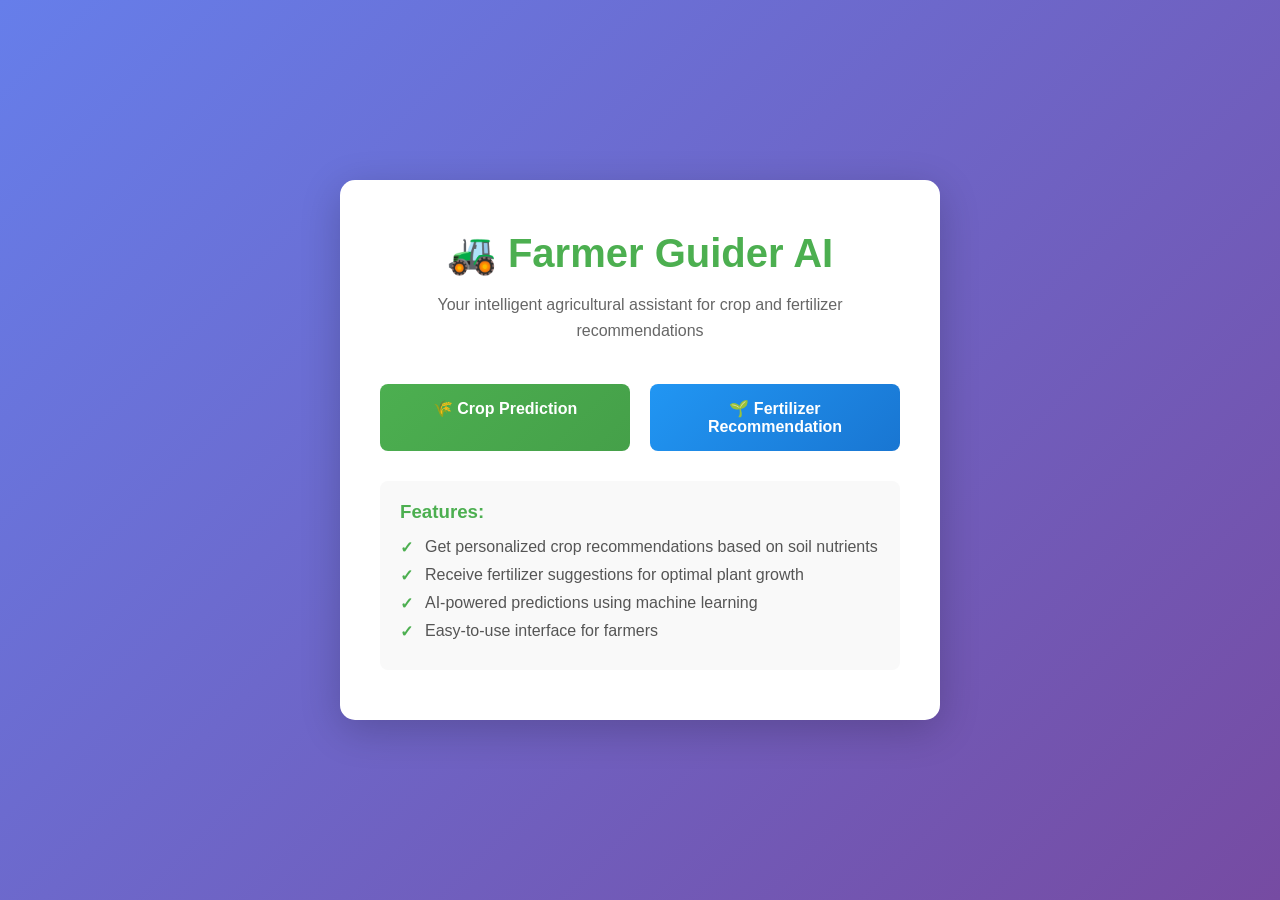
<file: templates/index.html>
<!DOCTYPE html>
<html lang="en">
<head>
    <meta charset="UTF-8">
    <meta name="viewport" content="width=device-width, initial-scale=1.0">
    <title>Farmer Guider AI</title>
    <style>
        * {
            margin: 0;
            padding: 0;
            box-sizing: border-box;
        }
        body {
            font-family: 'Segoe UI', Tahoma, Geneva, Verdana, sans-serif;
            background: linear-gradient(135deg, #667eea 0%, #764ba2 100%);
            min-height: 100vh;
            display: flex;
            align-items: center;
            justify-content: center;
            padding: 20px;
        }
        .container {
            text-align: center;
            background: white;
            padding: 50px 40px;
            border-radius: 15px;
            box-shadow: 0 10px 40px rgba(0, 0, 0, 0.2);
            max-width: 600px;
            width: 100%;
        }
        .container h1 {
            color: #4CAF50;
            font-size: 2.5em;
            margin-bottom: 15px;
            display: flex;
            align-items: center;
            justify-content: center;
            gap: 10px;
        }
        .container p {
            color: #666;
            font-size: 16px;
            margin-bottom: 40px;
            line-height: 1.6;
        }
        .button-group {
            display: grid;
            grid-template-columns: 1fr 1fr;
            gap: 20px;
            margin-bottom: 30px;
        }
        .btn {
            padding: 15px 30px;
            font-size: 16px;
            border: none;
            border-radius: 8px;
            cursor: pointer;
            font-weight: bold;
            transition: all 0.3s ease;
            text-decoration: none;
            display: inline-block;
        }
        .btn-crop {
            background: linear-gradient(135deg, #4CAF50 0%, #45a049 100%);
            color: white;
        }
        .btn-crop:hover {
            transform: translateY(-3px);
            box-shadow: 0 8px 20px rgba(76, 175, 80, 0.3);
        }
        .btn-fertilizer {
            background: linear-gradient(135deg, #2196F3 0%, #1976D2 100%);
            color: white;
        }
        .btn-fertilizer:hover {
            transform: translateY(-3px);
            box-shadow: 0 8px 20px rgba(33, 150, 243, 0.3);
        }
        .features {
            text-align: left;
            background: #f9f9f9;
            padding: 20px;
            border-radius: 8px;
            margin-top: 30px;
        }
        .features h3 {
            color: #4CAF50;
            margin-bottom: 15px;
        }
        .feature-item {
            color: #555;
            margin: 10px 0;
            padding-left: 25px;
            position: relative;
        }
        .feature-item:before {
            content: "✓";
            position: absolute;
            left: 0;
            color: #4CAF50;
            font-weight: bold;
        }
        @media (max-width: 600px) {
            .button-group {
                grid-template-columns: 1fr;
            }
            .container h1 {
                font-size: 2em;
            }
        }
    </style>
</head>
<body>
    <div class="container">
        <h1>🚜 Farmer Guider AI</h1>
        <p>Your intelligent agricultural assistant for crop and fertilizer recommendations</p>
        
        <div class="button-group">
            <a href="/crop" class="btn btn-crop">🌾 Crop Prediction</a>
            <a href="/fertilizer" class="btn btn-fertilizer">🌱 Fertilizer Recommendation</a>
        </div>
        
        <div class="features">
            <h3>Features:</h3>
            <div class="feature-item">Get personalized crop recommendations based on soil nutrients</div>
            <div class="feature-item">Receive fertilizer suggestions for optimal plant growth</div>
            <div class="feature-item">AI-powered predictions using machine learning</div>
            <div class="feature-item">Easy-to-use interface for farmers</div>
        </div>
    </div>
</body>
</html>
</file>
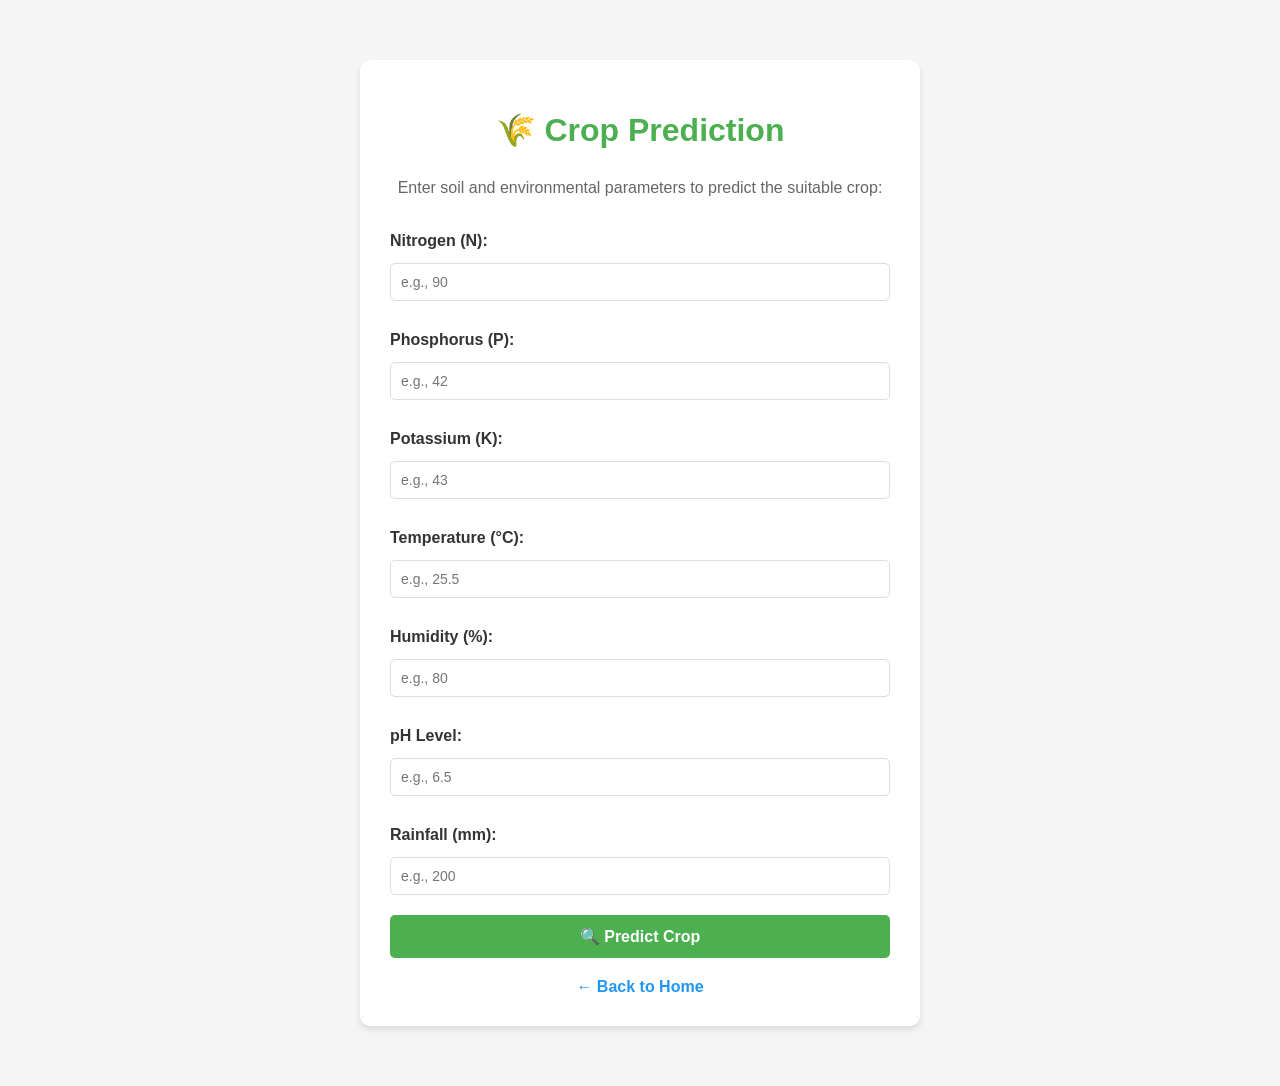
<file: templates/crop.html>
<!DOCTYPE html>
<html lang="en">
<head>
    <link rel="stylesheet" href="../static/style.css">
    <meta charset="UTF-8">
    <meta name="viewport" content="width=device-width, initial-scale=1.0">
    <title>Crop Prediction</title>
    <style>
        body {
            font-family: Arial, sans-serif;
            background-color: #f5f5f5;
            padding: 20px;
        }
        .form-container {
            max-width: 500px;
            margin: 40px auto;
            background: white;
            padding: 30px;
            border-radius: 10px;
            box-shadow: 0 4px 6px rgba(0, 0, 0, 0.1);
        }
        .form-container h1 {
            color: #4CAF50;
            text-align: center;
            margin-bottom: 30px;
        }
        .form-group {
            margin-bottom: 20px;
        }
        .form-group label {
            display: block;
            margin-bottom: 8px;
            font-weight: bold;
            color: #333;
        }
        .form-group input {
            width: 100%;
            padding: 10px;
            border: 1px solid #ddd;
            border-radius: 5px;
            box-sizing: border-box;
            font-size: 14px;
        }
        .form-group input:focus {
            outline: none;
            border-color: #4CAF50;
            box-shadow: 0 0 5px rgba(76, 175, 80, 0.3);
        }
        .submit-btn {
            width: 100%;
            padding: 12px;
            background-color: #4CAF50;
            color: white;
            border: none;
            border-radius: 5px;
            font-size: 16px;
            font-weight: bold;
            cursor: pointer;
            transition: background-color 0.3s;
        }
        .submit-btn:hover {
            background-color: #45a049;
        }
        .back-link {
            text-align: center;
            margin-top: 20px;
        }
        .back-link a {
            color: #2196F3;
            text-decoration: none;
            font-weight: bold;
        }
        .back-link a:hover {
            text-decoration: underline;
        }
    </style>
</head>
<body>
    <div class="form-container">
        <h1>🌾 Crop Prediction</h1>
        <p style="text-align: center; color: #666; margin-bottom: 25px;">Enter soil and environmental parameters to predict the suitable crop:</p>
        <form action="/crop-predict" method="post">
            <div class="form-group">
                <label for="N">Nitrogen (N):</label>
                <input type="number" step="0.01" id="N" name="N" placeholder="e.g., 90" required>
            </div>
            <div class="form-group">
                <label for="P">Phosphorus (P):</label>
                <input type="number" step="0.01" id="P" name="P" placeholder="e.g., 42" required>
            </div>
            <div class="form-group">
                <label for="K">Potassium (K):</label>
                <input type="number" step="0.01" id="K" name="K" placeholder="e.g., 43" required>
            </div>
            <div class="form-group">
                <label for="temperature">Temperature (°C):</label>
                <input type="number" step="0.01" id="temperature" name="temperature" placeholder="e.g., 25.5" required>
            </div>
            <div class="form-group">
                <label for="humidity">Humidity (%):</label>
                <input type="number" step="0.01" id="humidity" name="humidity" placeholder="e.g., 80" required>
            </div>
            <div class="form-group">
                <label for="ph">pH Level:</label>
                <input type="number" step="0.01" id="ph" name="ph" placeholder="e.g., 6.5" required>
            </div>
            <div class="form-group">
                <label for="rainfall">Rainfall (mm):</label>
                <input type="number" step="0.01" id="rainfall" name="rainfall" placeholder="e.g., 200" required>    
            </div>
            <button type="submit" class="submit-btn">🔍 Predict Crop</button>
        </form>
        <div class="back-link">
            <a href="/">← Back to Home</a>
        </div>
    </div>
</body>
</html>
</file>
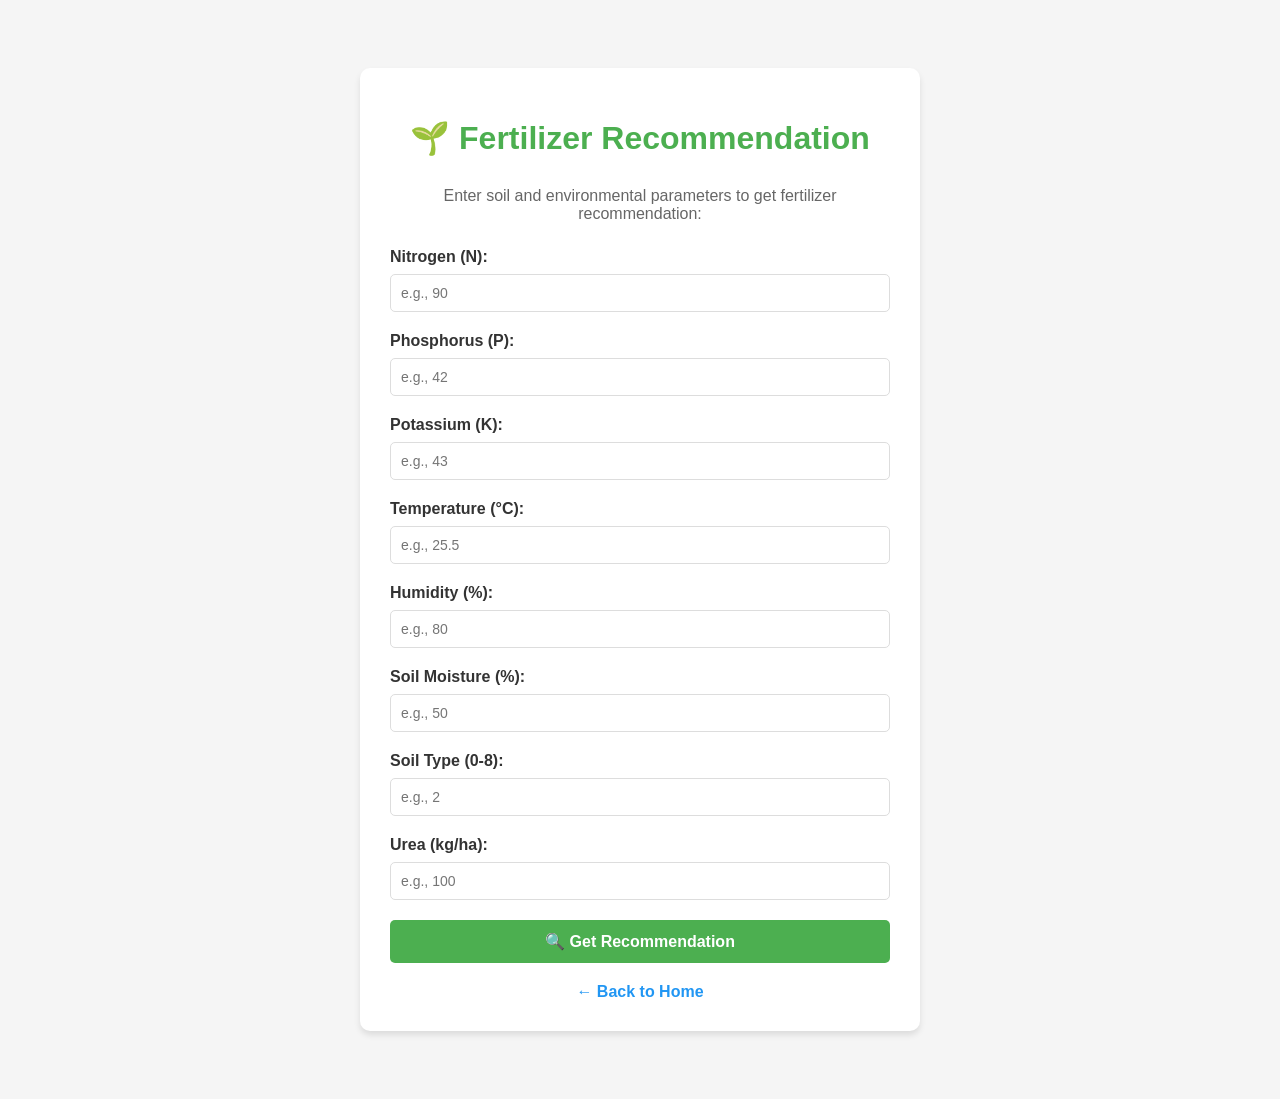
<file: templates/fertilizer.html>
<!DOCTYPE html>
<html lang="en">
<head>
    <meta charset="UTF-8">
    <meta name="viewport" content="width=device-width, initial-scale=1.0">
    <title>Fertilizer Recommendation</title>
    <style>
        body {
            font-family: Arial, sans-serif;
            background-color: #f5f5f5;
            padding: 20px;
        }
        .form-container {
            max-width: 500px;
            margin: 40px auto;
            background: white;
            padding: 30px;
            border-radius: 10px;
            box-shadow: 0 4px 6px rgba(0, 0, 0, 0.1);
        }
        .form-container h1 {
            color: #4CAF50;
            text-align: center;
            margin-bottom: 30px;
        }
        .form-group {
            margin-bottom: 20px;
        }
        .form-group label {
            display: block;
            margin-bottom: 8px;
            font-weight: bold;
            color: #333;
        }
        .form-group input {
            width: 100%;
            padding: 10px;
            border: 1px solid #ddd;
            border-radius: 5px;
            box-sizing: border-box;
            font-size: 14px;
        }
        .form-group input:focus {
            outline: none;
            border-color: #4CAF50;
            box-shadow: 0 0 5px rgba(76, 175, 80, 0.3);
        }
        .submit-btn {
            width: 100%;
            padding: 12px;
            background-color: #4CAF50;
            color: white;
            border: none;
            border-radius: 5px;
            font-size: 16px;
            font-weight: bold;
            cursor: pointer;
            transition: background-color 0.3s;
        }
        .submit-btn:hover {
            background-color: #45a049;
        }
        .back-link {
            text-align: center;
            margin-top: 20px;
        }
        .back-link a {
            color: #2196F3;
            text-decoration: none;
            font-weight: bold;
        }
        .back-link a:hover {
            text-decoration: underline;
        }
    </style>
</head>
<body>
    <div class="form-container">
        <h1>🌱 Fertilizer Recommendation</h1>
        <p style="text-align: center; color: #666; margin-bottom: 25px;">Enter soil and environmental parameters to get fertilizer recommendation:</p>
        <form action="/fertilizer-predict" method="post">
            <div class="form-group">
                <label for="N">Nitrogen (N):</label>
                <input type="number" step="0.01" id="N" name="N" placeholder="e.g., 90" required>
            </div>
            <div class="form-group">
                <label for="P">Phosphorus (P):</label>
                <input type="number" step="0.01" id="P" name="P" placeholder="e.g., 42" required>
            </div>
            <div class="form-group">
                <label for="K">Potassium (K):</label>
                <input type="number" step="0.01" id="K" name="K" placeholder="e.g., 43" required>
            </div>
            <div class="form-group">
                <label for="temperature">Temperature (°C):</label>
                <input type="number" step="0.01" id="temperature" name="temperature" placeholder="e.g., 25.5" required>
            </div>
            <div class="form-group">
                <label for="humidity">Humidity (%):</label>
                <input type="number" step="0.01" id="humidity" name="humidity" placeholder="e.g., 80" required>
            </div>
            <div class="form-group">
                <label for="moisture">Soil Moisture (%):</label>
                <input type="number" step="0.01" id="moisture" name="moisture" placeholder="e.g., 50" required>
            </div>
            <div class="form-group">
                <label for="soil_type">Soil Type (0-8):</label>
                <input type="number" id="soil_type" name="soil_type" placeholder="e.g., 2" required>
            </div>
            <div class="form-group">
                <label for="Urea">Urea (kg/ha):</label>
                <input type="number" step="0.01" id="Urea" name="Urea" placeholder="e.g., 100" required>
            </div>
             
            <button type="submit" class="submit-btn">🔍 Get Recommendation</button>
        </form>
        <div class="back-link">
            <a href="/">← Back to Home</a>
        </div>
    </div>
</body>
</html>
</file>
<file: static/style.css>
.container {
    margin: 20px;
    padding: 20px;
    border: 1px solid #ccc;
    background: white;
    border-radius: 5px;
}

button {
    background-color: #4CAF50;
    color: white;
    padding: 10px 20px;
    border: none;
    border-radius: 5px;
    cursor: pointer;
    font-weight: bold;
    transition: background-color 0.3s ease;
}

button:hover {
    background-color: #45a049;
}

#container {
    margin: 20px;
    background-color: #4c74af;
    color: white;
    padding: 25px;
    border-radius: 5px;
    box-shadow: 0 4px 6px rgba(0, 0, 0, 0.1);
}

body {
    font-family: 'Segoe UI', Tahoma, Geneva, Verdana, sans-serif;
    background-color: #f5f5f5;
    margin: 0;
    padding: 0;
}

form {
    display: flex;
    flex-direction: column;
}

label {
    font-weight: bold;
    margin-top: 10px;
    color: #333;
}

input, select {
    padding: 8px;
    margin-top: 5px;
    border: 1px solid #ddd;
    border-radius: 4px;
    font-size: 14px;
}

input:focus, select:focus {
    outline: none;
    border-color: #4CAF50;
    box-shadow: 0 0 5px rgba(76, 175, 80, 0.3);
}

h1, h2, h3 {
    color: #4c74af;
}

a {
    color: #2196F3;
    text-decoration: none;
}

a:hover {
    text-decoration: underline;
}

@media (max-width: 768px) {
    .container {
        margin: 10px;
        padding: 15px;
    }
    
    button {
        padding: 12px 15px;
        font-size: 14px;
    }
}
</file>
